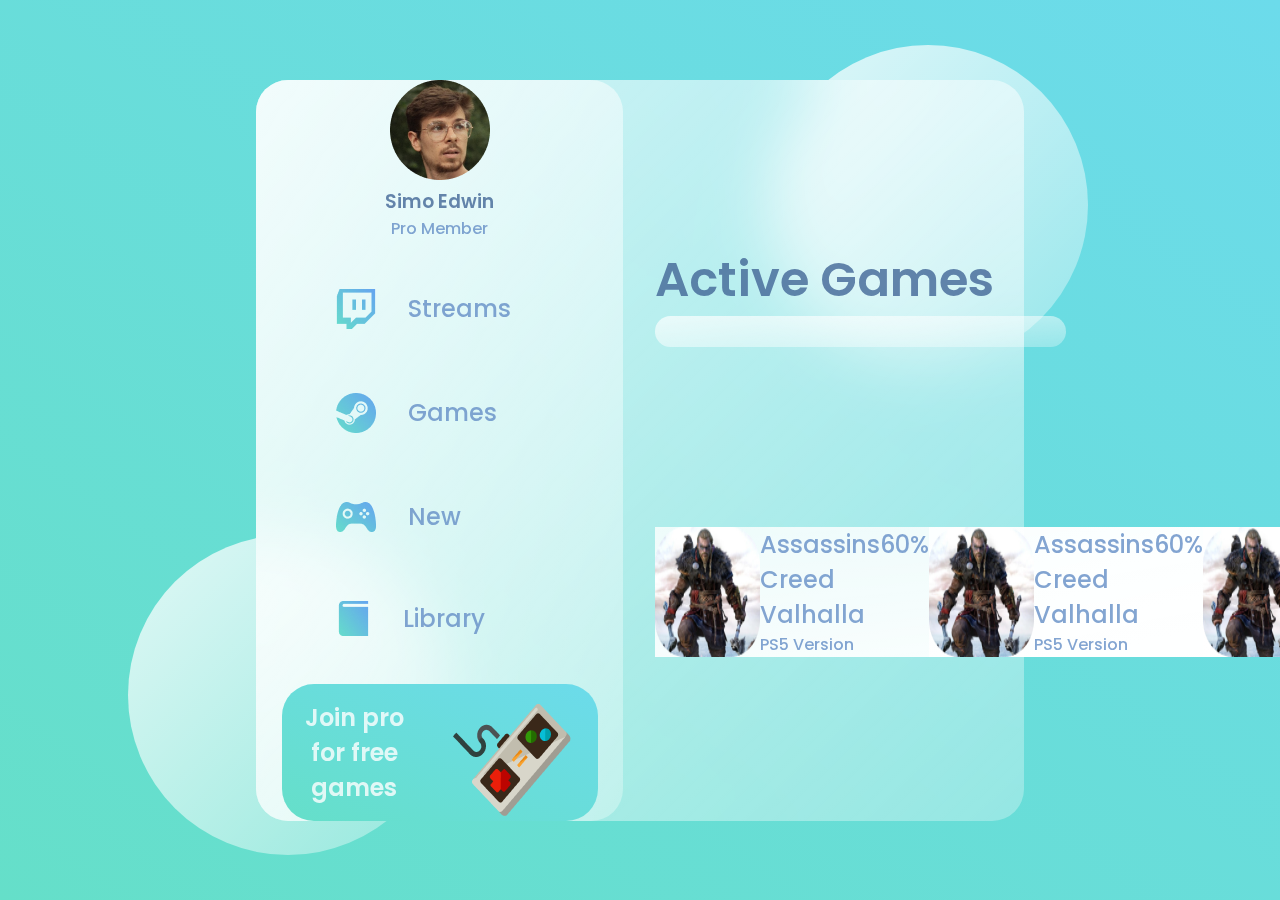
<file: glass_website_example/index.html>
<!DOCTYPE html>
<html lang="en">
    <head>
        <meta charset="UTF-8"/>
        <title>Glass Website</title>
        <link rel="preconnect" href="https://fonts.googleapis.com"> 
<link rel="preconnect" href="https://fonts.gstatic.com" crossorigin> 
<link href="https://fonts.googleapis.com/css2?family=Poppins&display=swap" rel="stylesheet">
        <link rel="stylesheet" href="style.css" />
    </head>
    <body>
        <main>
            <section class="glass">
                <div class="dashboard">
                    <div class="user">
                        <img src="./images/avatar.png" alt=""/>
                        <h3>Simo Edwin</h3>
                        <p>Pro Member</p>
                    </div>
                    <div class="links">
                        <div class="link">
                            <img src="images/twitch.png" alt=""/>
                            <h2>Streams</h2>
                        </div>
                        <div class="link">
                            <img src="images/steam.png" alt=""/>
                            <h2>Games</h2>
                        </div>
                        <div class="link">
                            <img src="images/upcoming.png" alt=""/>
                            <h2>New</h2>
                        </div>
                        <div class="link">
                            <img src="images/library.png" alt=""/>
                            <h2>Library</h2>
                        </div>
                    </div>
                    <div class="pro">
                        <h2>Join pro for free games</h2>
                        <img src="images/controller.png" alt=""/>
                    </div>

                </div>
                <div class="games">
                    <div class="status">
                        <h1>Active Games</h1>
                        <input type="text"/>
                    </div>
                    <div class="cards">
                        <div class="card">
                            <img src="images/assassins.png" alt=""/>
                            <div class="card-info">
                                <h2>Assassins Creed Valhalla</h2>
                                <p>PS5 Version</p>
                                <div class="progress"></div>
                            </div>
                            <h2 class="percentage">60%</h2>
                            <div class="card">
                                <img src="images/assassins.png" alt=""/>
                                <div class="card-info">
                                    <h2>Assassins Creed Valhalla</h2>
                                    <p>PS5 Version</p>
                                    <div class="progress"></div>
                                </div>
                                <h2 class="percentage">60%</h2>
                                <div class="card">
                                    <img src="images/assassins.png" alt=""/>
                                    <div class="card-info">
                                        <h2>Assassins Creed Valhalla</h2>
                                        <p>PS5 Version</p>
                                        <div class="progress"></div>
                                    </div>
                                    <h2 class="percentage">60%</h2>

                        </div>
                    </div>
                </div>
            </section>
        </main>
        <div class="circle1"></div>
        <div class="circle2"></div>
    </body>
</html>
</file>
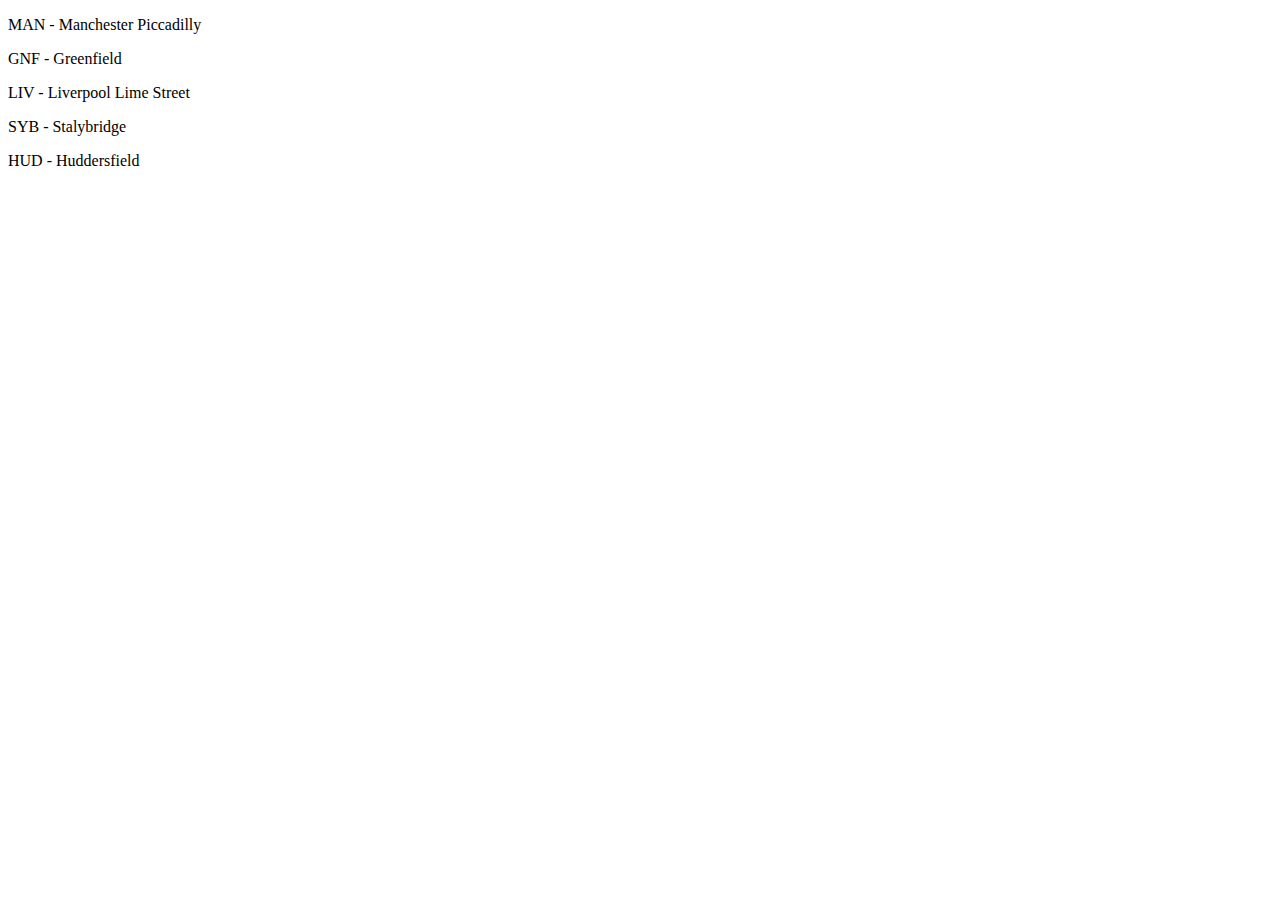
<file: refactoring_string/index.html>
<!DOCTYPE html>
<html lang="en">
    <head>
        <title>Train Schedule</title>
        <script defer src="train_naming.js"></script>
    </head>
    <body>
        <div class="container"></div>
    </body>
</html>
</file>
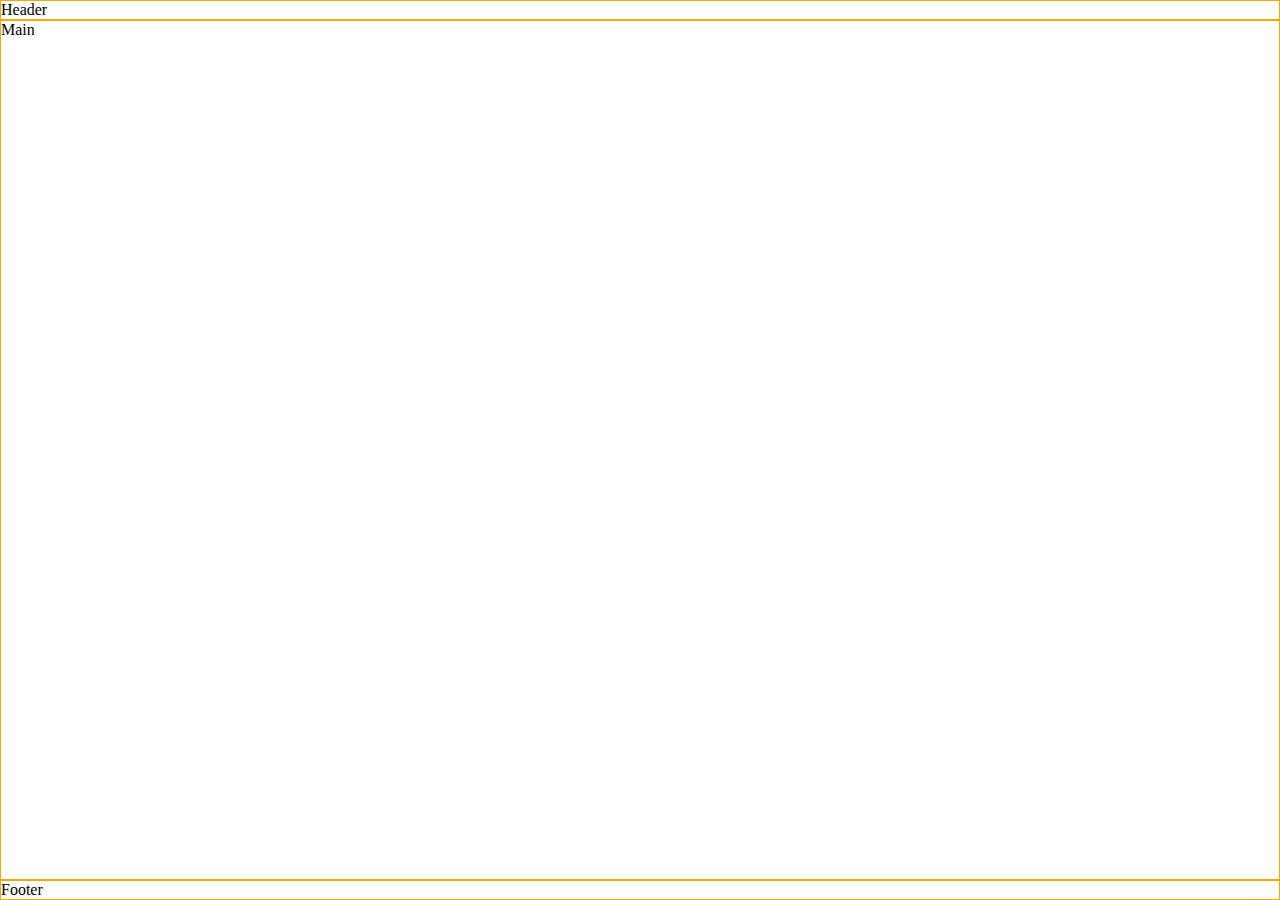
<file: grid-layouts/pancake_stack/index.html>
<!doctype html>
<html lang="en">
    <head>
        <title>Pancake</title>
        <link rel="stylesheet" href="style.css"/>
    </head>
    <body>
        <div class="grid-container">
            <header id="item">Header</header>
            <main id="item">Main</main>
            <footer id="item">Footer</footer>
        </div>
    </body>
</html>
</file>
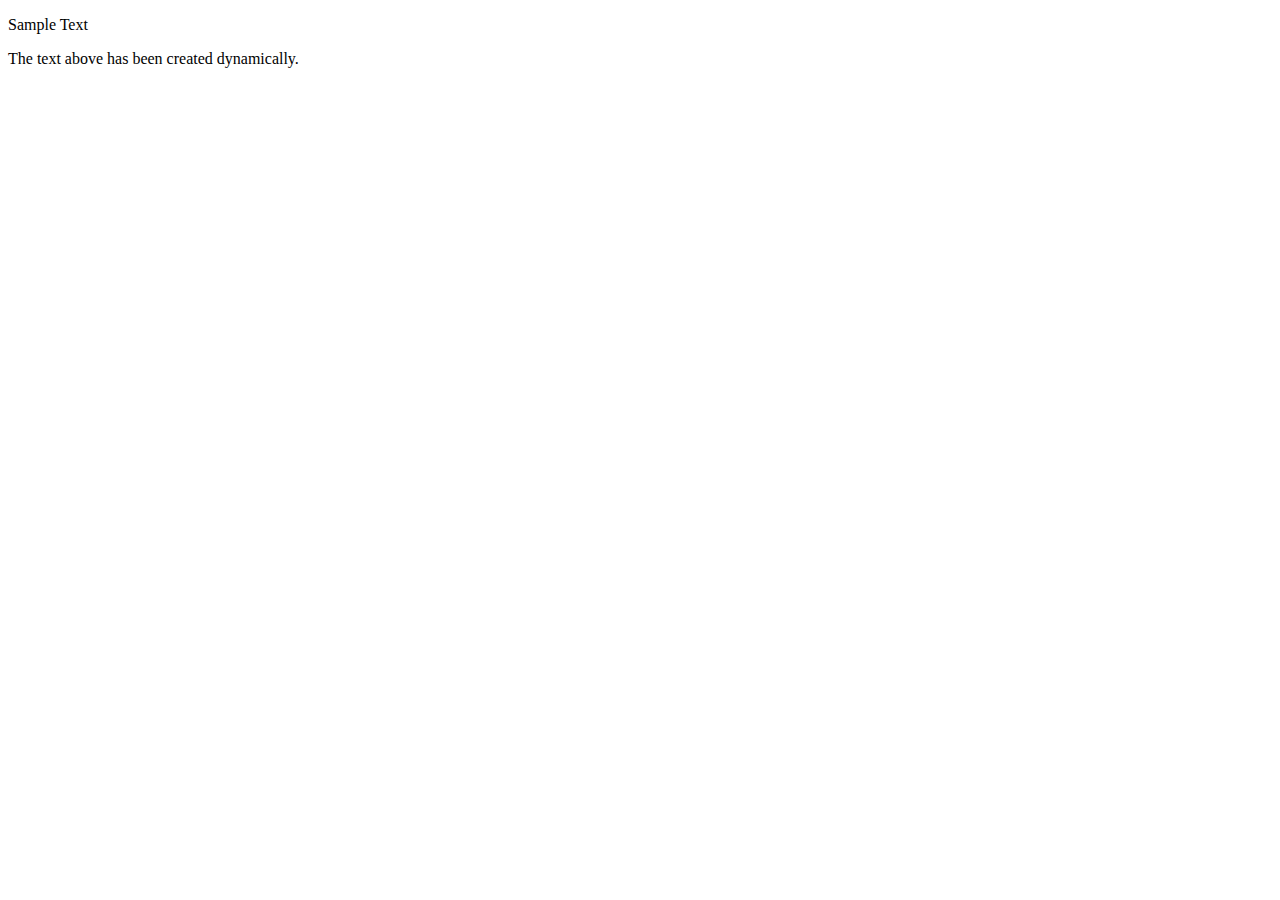
<file: html/js_practice/index.html>
<!DOCTYPE html>
<html>
<head>
  <title>||Working with elements||</title>
  <script defer src="script.js"></script>
</head>
<body>
  <div id="div1">The text above has been created dynamically.</div>
</body>
</html>
</file>
<file: glass_website_example/style.css>
* {
    margin: 0;
    padding: 0;
    box-sizing: border-box;
}
h1 {
    color: #426696;
    font-weight: 600;
    font-size: 3rem;
    opacity: 0.8;
}
h2,
p {
    color: #658ec6;
    font-weight: 500;
    opacity: 0.8;
}
h3 {
    color: #426696;
    font-weight: 600;
    opacity: 0.8;
}
main {
    min-height: 100vh;
    font-family: "Poppins", sans-serif;
    background: linear-gradient(to right top, #65dfc9, #6cdbeb);
    display: flex;
    align-items: center;
    justify-content: center;
}

.glass {
    background: white;
    min-height: 80vh;
    width: 60%;
    background: linear-gradient(to right bottom, /*gradient glass effect 70% top left --> 30% bottom right */
     rgba(255, 255, 255, 0.7),  
      rgba(255, 255, 255, 0.3));
    border-radius: 2rem; 
    z-index: 2;
    backdrop-filter: blur(2rem); /* blur items behind glass */
    display: flex;
}
.circle1, 
.circle2 {
    background: white;
    background: linear-gradient(to right bottom, /*gradient glass effect 70% top left --> 30% bottom right */
     rgba(255, 255, 255, 0.8),  
      rgba(255, 255, 255, 0.3));
    height: 20rem;
    width: 20rem;
    position: absolute;
    border-radius: 50%; /* this will not work if height & width are different */
}
.circle1 {
    top: 5%;
    right: 15%;
}
.circle2 {
    bottom: 5%;
    left: 10%;
}
.dashboard {
    flex: 1;
    display: flex;
    flex-direction: column;
    align-items: center;
    justify-content: space-evenly;
    text-align: center;

    background: linear-gradient(to right bottom, /*gradient glass effect 70% top left --> 30% bottom right */
     rgba(255, 255, 255, 0.7),  
      rgba(255, 255, 255, 0.3));
      border-radius: 2rem;
    
}
.link {
    display: flex;
    margin: 2rem 0rem;
    padding: 1rem 5rem;
    align-items: center;
}
.link h2{
    padding: 0rem 2rem;
}
.games {
    flex: 2;
}
.pro {
    background: linear-gradient(to right top, #65dfc9, #6cdbeb);
    border-radius: 2rem;
    color: white;
    padding: 1rem;
    position: relative;
}
.pro img {
    position: absolute;
    top: -10%;
    
}
.pro h2 {
    width: 40%;
    color: white;
    font-weight: 600;
}

/* GAMES */
.status {
    margin-bottom: 3rem;
}
.status input {
    background: linear-gradient(to right bottom, /*gradient glass effect 70% top left --> 30% bottom right */
     rgba(255, 255, 255, 0.7),  
      rgba(255, 255, 255, 0.3));
    border: none;
    width: 50%;
    padding: 0.5rem;
    border-radius: 2rem;
}
.games {
    display: flex;
    flex-direction: column;
    margin: 2rem;
    justify-content: space-evenly;
}
.card {
    display: flex;
    background: linear-gradient(to left top, 
    rgba(255, 255, 255, 1),
     rgba(255, 255, 255, 0.8));
}
</file>
<file: grid-layouts/pancake_stack/style.css>
* {
    padding: 0;
    margin: 0;
}
.grid-container {
    display: grid;
    height: 100vh;
    grid-template-rows: auto 1fr auto;
}
#item {
    border: 1px solid orange;
}
</file>
